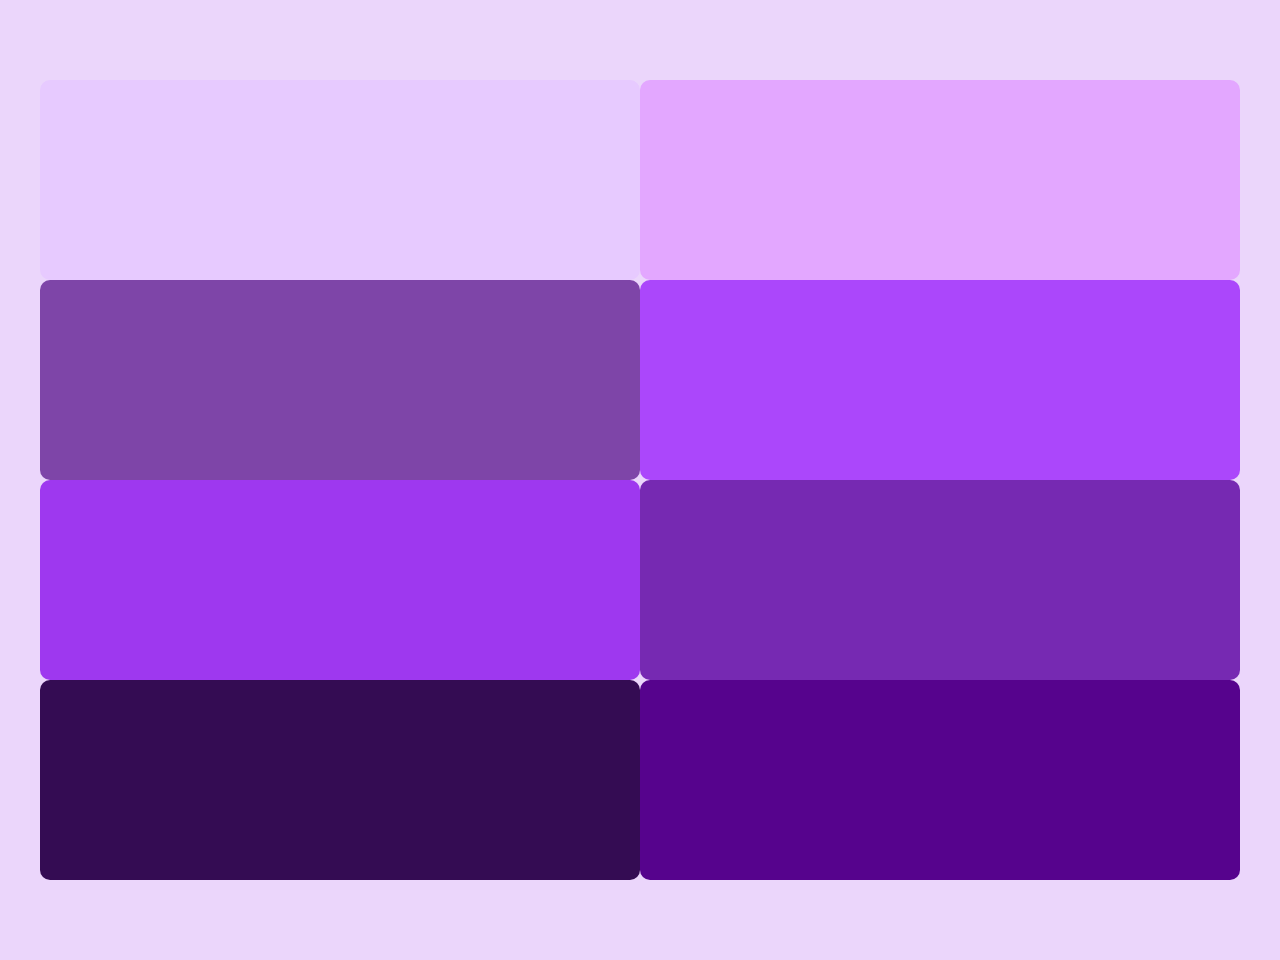
<file: 01_Project/index.html>
<!doctype html>
<html lang="en">
  <head>
    <meta charset="UTF-8" />
    <meta name="viewport" content="width=device-width, initial-scale=1.0" />
    <title>01_Poject</title>
    <link rel="stylesheet" href="style.css" />
  </head>
  <body>
    <section class="container">
      <section class="box_container">
        <div class="box box1"></div>
        <div class="box box2"></div>
      </section>
      <section class="box_container">
        <div class="box box3"></div>
        <div class="box box4"></div>
      </section>
      <section class="box_container">
        <div class="box box5"></div>
        <div class="box box6"></div>
      </section>
      <section class="box_container">
        <div class="box box7"></div>
        <div class="box box8"></div>
      </section>
    </section>
  </body>
</html>
</file>
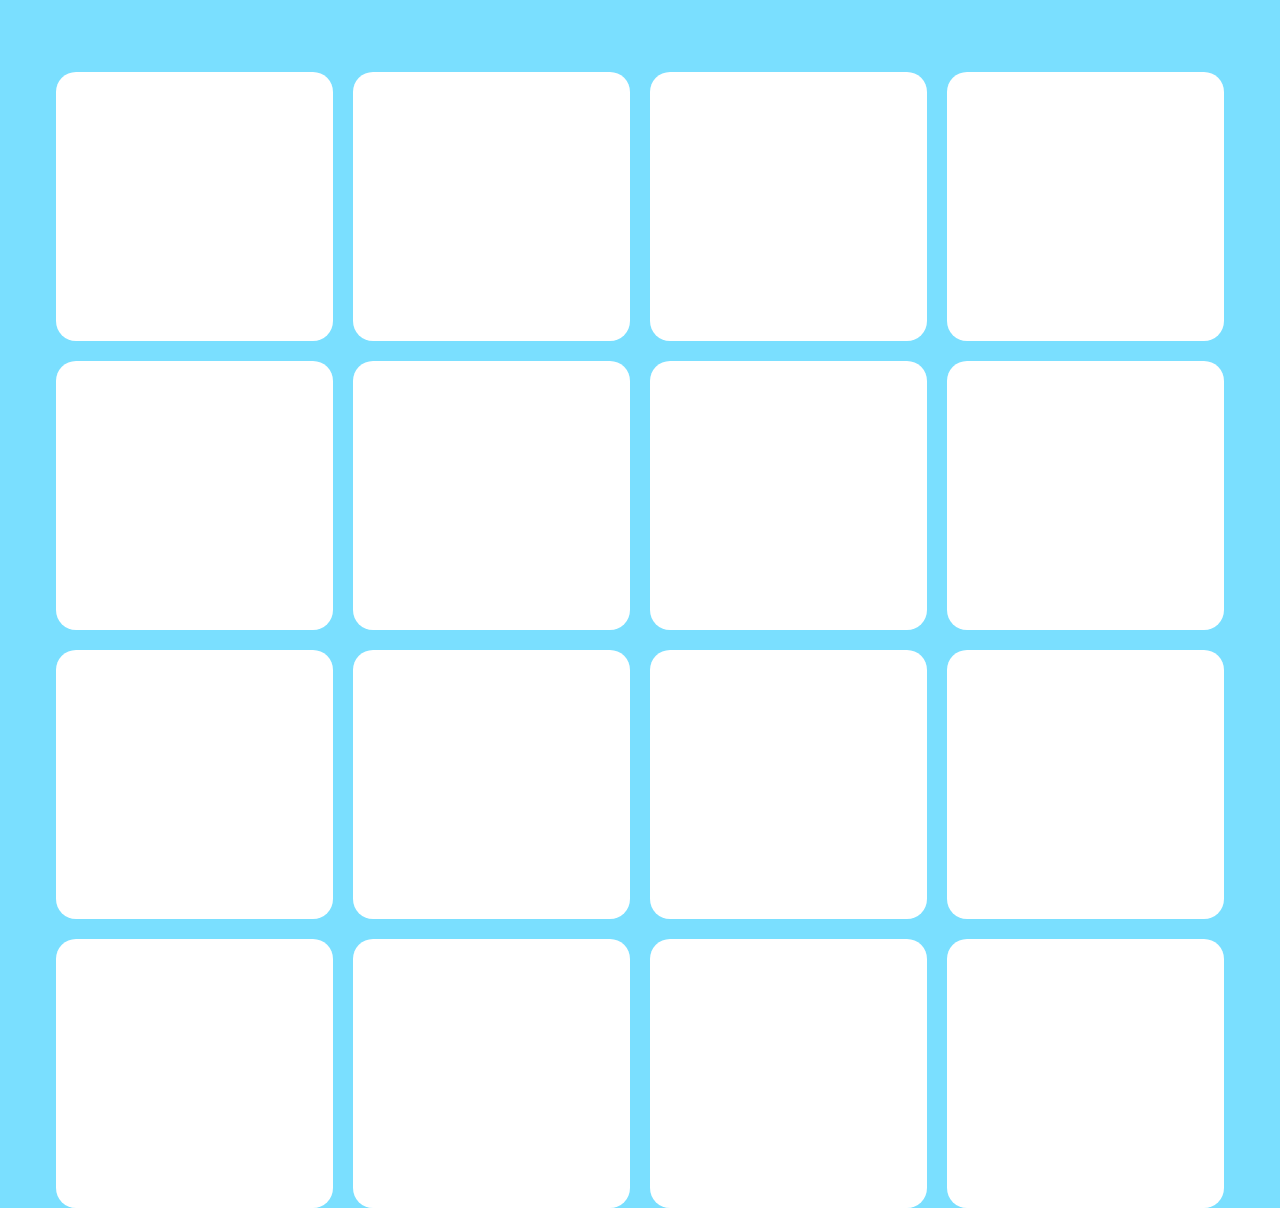
<file: 02_Project/index.html>
<!doctype html>
<html lang="en">
  <head>
    <meta charset="UTF-8" />
    <meta name="viewport" content="width=device-width, initial-scale=1.0" />
    <title>02_Project</title>
    <link rel="stylesheet" href="/02_Project/style.css" />
  </head>
  <body>
    <section class="container grid">
      <div class="box"></div>
      <div class="box"></div>
      <div class="box"></div>
      <div class="box"></div>
      <div class="box"></div>
      <div class="box"></div>
      <div class="box"></div>
      <div class="box"></div>
      <div class="box"></div>
      <div class="box"></div>
      <div class="box"></div>
      <div class="box"></div>
      <div class="box"></div>
      <div class="box"></div>
      <div class="box"></div>
      <div class="box"></div>
    </section>
  </body>
</html>
</file>
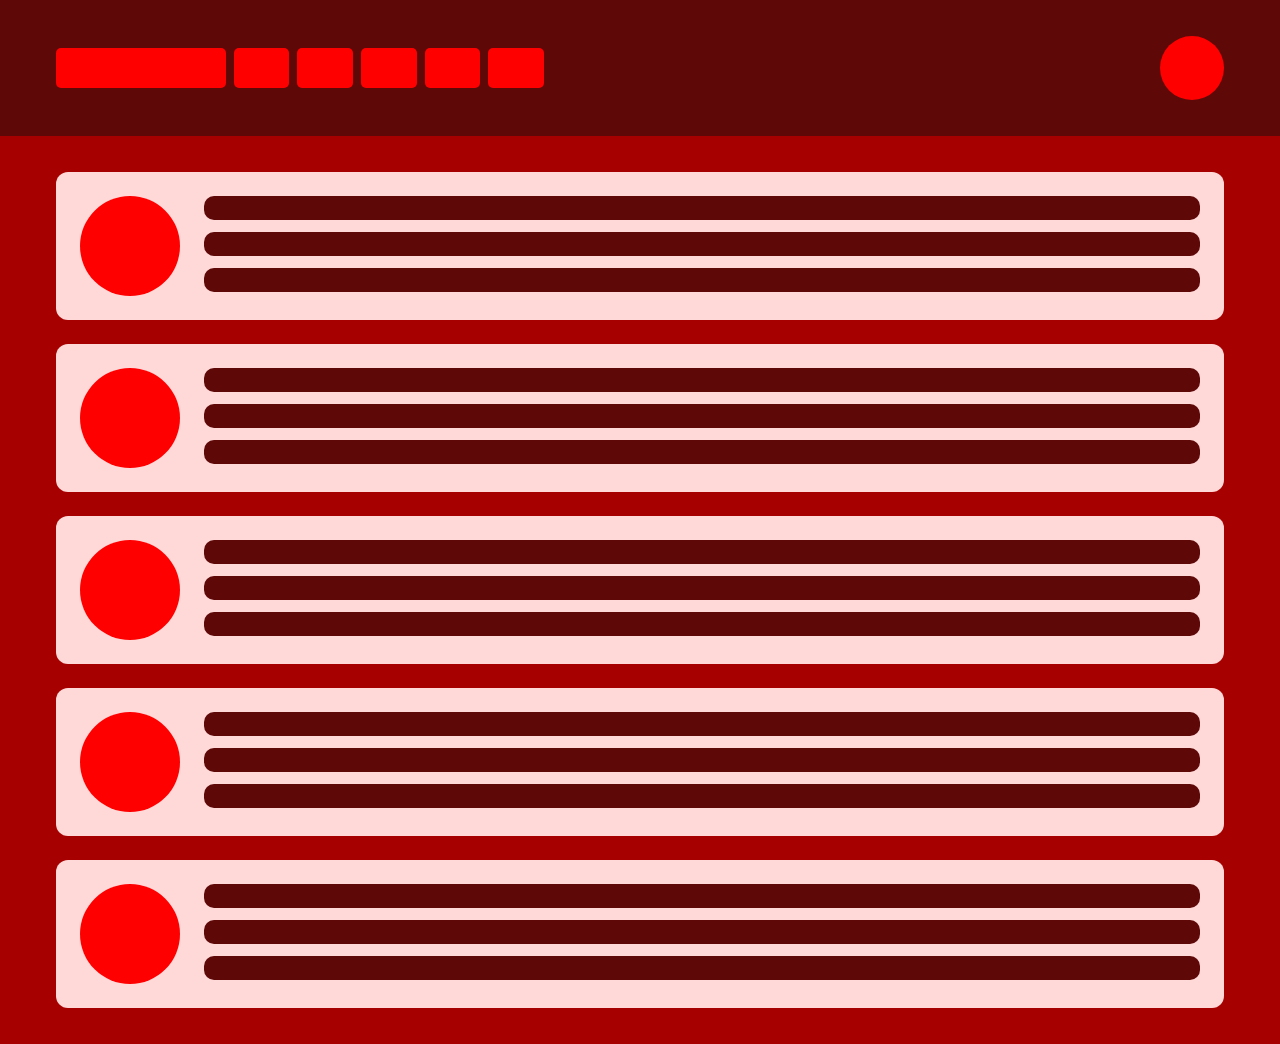
<file: 04_Project/index.html>
<!doctype html>
<html lang="en">
  <head>
    <meta charset="UTF-8" />
    <meta name="viewport" content="width=device-width, initial-scale=1.0" />
    <title>04_Project</title>
    <link rel="stylesheet" href="..//04_Project/style.css" />
  </head>
  <body>
    <nav>
      <section class="container navigation">
        <div class="left_nav">
          <div class="logo"></div>
          <div class="link"></div>
          <div class="link"></div>
          <div class="link"></div>
          <div class="link"></div>
          <div class="link"></div>
        </div>
        <div class="avatar"></div>
      </section>
    </nav>
    <main class="container">
      <div class="card">
        <div>
          <div class="circle"></div>
        </div>
        <div class="line_container">
          <div class="line"></div>
          <div class="line"></div>
          <div class="line"></div>
        </div>
      </div>
      <div class="card">
        <div>
          <div class="circle"></div>
        </div>
        <div class="line_container">
          <div class="line"></div>
          <div class="line"></div>
          <div class="line"></div>
        </div>
      </div>
      <div class="card">
        <div>
          <div class="circle"></div>
        </div>
        <div class="line_container">
          <div class="line"></div>
          <div class="line"></div>
          <div class="line"></div>
        </div>
      </div>
      <div class="card">
        <div>
          <div class="circle"></div>
        </div>
        <div class="line_container">
          <div class="line"></div>
          <div class="line"></div>
          <div class="line"></div>
        </div>
      </div>
      <div class="card">
        <div>
          <div class="circle"></div>
        </div>
        <div class="line_container">
          <div class="line"></div>
          <div class="line"></div>
          <div class="line"></div>
        </div>
      </div>
    </main>
  </body>
</html>
</file>
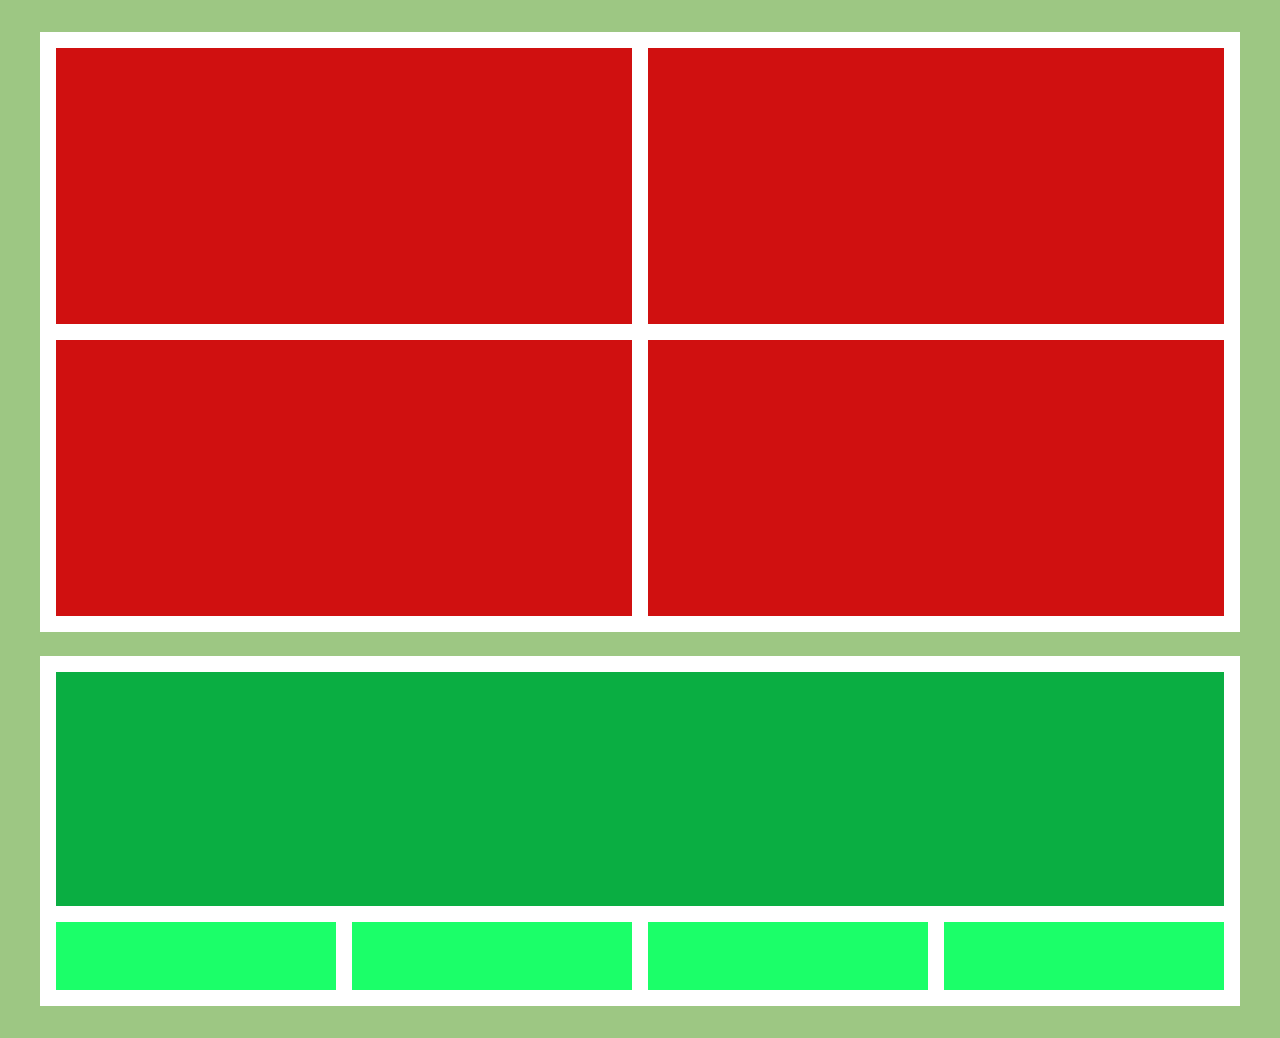
<file: 05_Project/index.html>
<!doctype html>
<html lang="en">
  <head>
    <meta charset="UTF-8" />
    <meta name="viewport" content="width=device-width, initial-scale=1.0" />
    <title>05_Project</title>
    <link rel="stylesheet" href="..//05_Project/style.css" />
  </head>
  <body>
    <div class="layout_main_spacing">
    <section class="container top_container">
      <div class="red_box"></div>
      <div class="red_box"></div>
      <div class="red_box"></div>
      <div class="red_box"></div>
    </section>
    <section class="container bottom_container">
      <div class="dark_green_box"></div>
      <div class="green_grid">
        <div class="light_green_box"></div>
        <div class="light_green_box"></div>
        <div class="light_green_box"></div>
        <div class="light_green_box"></div>
      </div>
    </section>
    </div>
  </body>
</html>
</file>
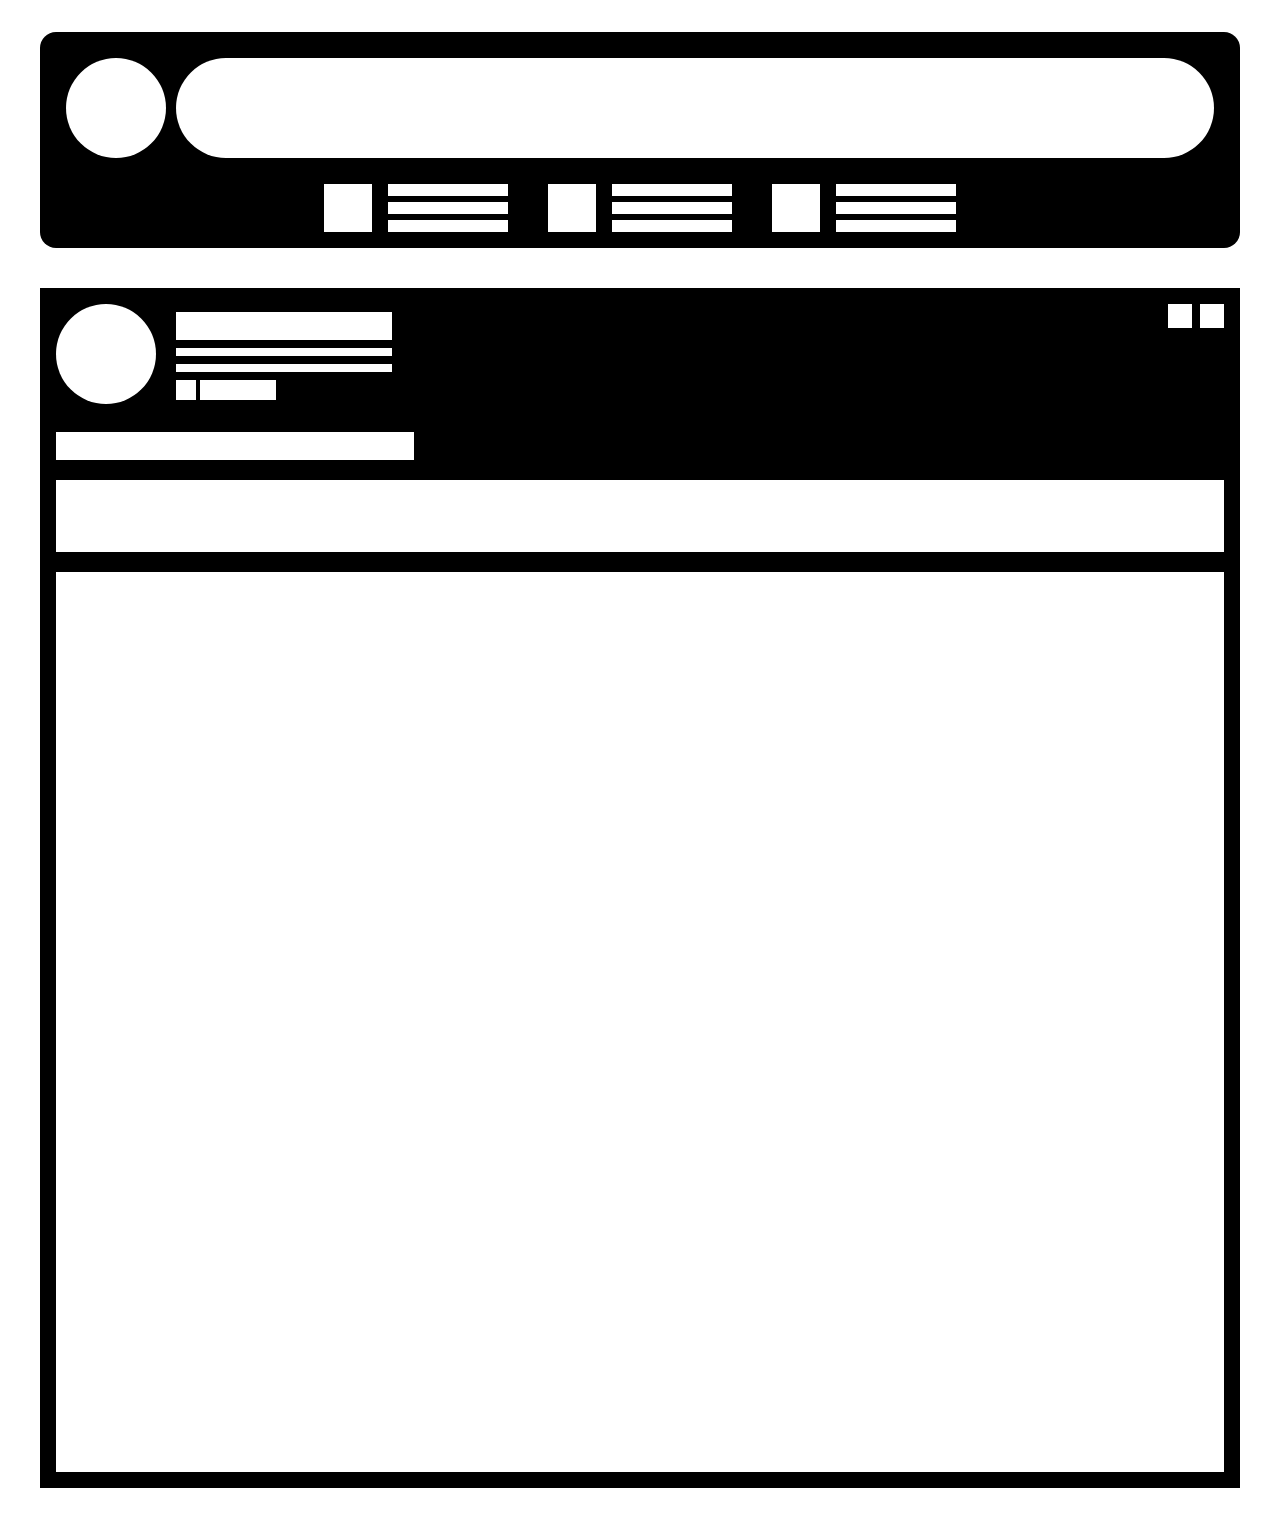
<file: 06_Project/index.html>
<!doctype html>
<html lang="en">
  <head>
    <meta charset="UTF-8" />
    <meta name="viewport" content="width=device-width, initial-scale=1.0" />
    <title>Project_06</title>
    <link rel="stylesheet" href="..//06_Project/style.css" />
  </head>
  <body>
    <div class="spacing">
      <div class="container">
        <section class="top_section">
          <div class="circle_input_section">
            <div class="avatar"></div>
            <div class="input"></div>
          </div>
          <div class="tag_info_section">
            <div class="tag_info">
              <div class="square"></div>
              <div class="line_container">
                <div class="line"></div>
                <div class="line"></div>
                <div class="line"></div>
              </div>
            </div>
            <div class="tag_info">
              <div class="square"></div>
              <div class="line_container">
                <div class="line"></div>
                <div class="line"></div>
                <div class="line"></div>
              </div>
            </div>
            <div class="tag_info">
              <div class="square"></div>
              <div class="line_container">
                <div class="line"></div>
                <div class="line"></div>
                <div class="line"></div>
              </div>
            </div>
          </div>
        </section>
        <section class="bottom_container">
          <div class="user_info_container">
            <div class="user_info">
              <div class="avatar"></div>
              <div class="details">
                <div class="rect"></div>
                <div class="line"></div>
                <div class="line"></div>
                <div class="more_details">
                  <div class="box1"></div>
                  <div class="box2"></div>
                </div>
              </div>
            </div>
            <div class="controls">
              <div class="control"></div>
              <div class="control"></div>
            </div>
          </div>
          <div class="content_container">
            <div class="bar1"></div>
            <div class="bar2"></div>
            <div class="content"></div>
          </div>
        </section>
      </div>
    </div>
  </body>
</html>
</file>
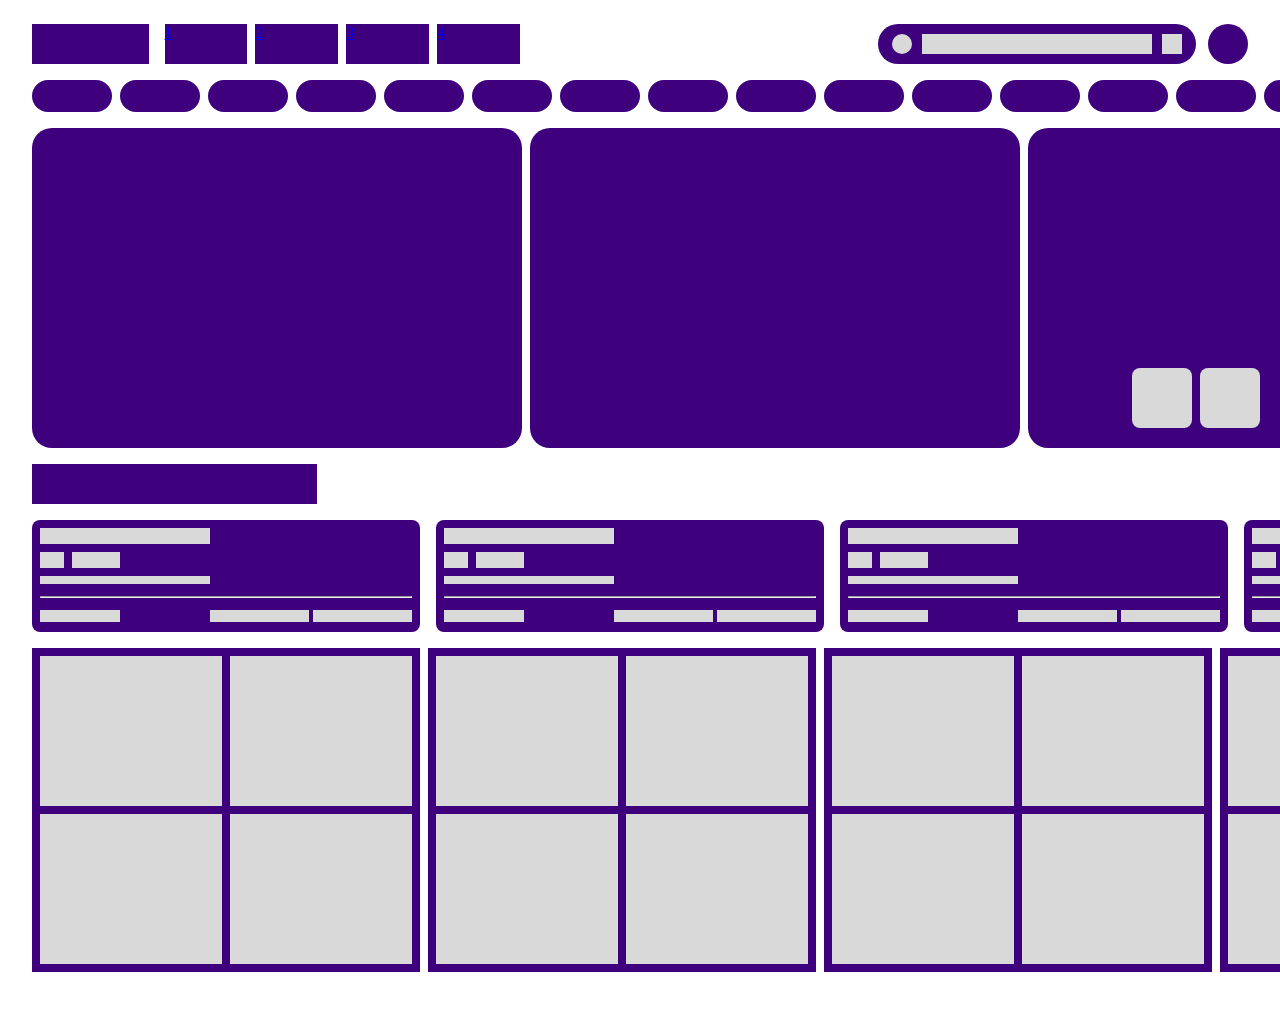
<file: 07_Project/index.html>
<!doctype html>
<html lang="en">
  <head>
    <meta charset="UTF-8" />
    <meta name="viewport" content="width=device-width, initial-scale=1.0" />
    <title>Project_07</title>
    <link rel="stylesheet" href="..//07_Project/style.css" />
  </head>
  <body>
    <div class="container">
      <nav>
        <div class="links">
          <div class="logo"></div>
          <div class="link">
            <a href="#">1</a>
            <a href="#">2</a>
            <a href="#">3</a>
            <a href="#">4</a>
          </div>
        </div>

        <div class="search-avatar">
          <div class="search">
            <div class="circle"></div>
            <div class="rectangle"></div>
            <div class="square"></div>
          </div>
          <div class="avatar"></div>
        </div>
      </nav>
      <div class="tags hide_scrollbar">
        <span></span>
        <span></span>
        <span></span>
        <span></span>
        <span></span>
        <span></span>
        <span></span>
        <span></span>
        <span></span>
        <span></span>
        <span></span>
        <span></span>
        <span></span>
        <span></span>
        <span></span>
        <span></span>
        <span></span>
        <span></span>
        <span></span>
        <span></span>
        <span></span>
      </div>
      <div class="button_relative">
      <div class="ads hide_scrollbar">
        <span></span>
        <span></span>
        <span></span>
        <span></span>
        <span></span>
        <span></span>
        <span></span>
        <span></span>

       <div class="slide_button">
            <div class="prev"></div>
            <div class="next"></div>
          </div>
      </div>
      </div>
      <div class="bar"></div>
      <div class="cards hide_scrollbar">
        <div class="card">
          <section>
            <div class="line1"></div>
            <div class="box_container">
              <div class="box1"></div>
              <div class="box2"></div>
            </div>
            <div class="line2"></div>
          </section>
          <hr />
          <div class="card_bottom">
            <span></span>
            <div class="left">
              <span></span>
              <span></span>
            </div>
          </div>
        </div>
        <div class="card">
          <section>
            <div class="line1"></div>
            <div class="box_container">
              <div class="box1"></div>
              <div class="box2"></div>
            </div>
            <div class="line2"></div>
          </section>
          <hr />
          <div class="card_bottom">
            <span></span>
            <div class="left">
              <span></span>
              <span></span>
            </div>
          </div>
        </div>
        <div class="card">
          <section>
            <div class="line1"></div>
            <div class="box_container">
              <div class="box1"></div>
              <div class="box2"></div>
            </div>
            <div class="line2"></div>
          </section>
          <hr />
          <div class="card_bottom">
            <span></span>
            <div class="left">
              <span></span>
              <span></span>
            </div>
          </div>
        </div>
        <div class="card">
          <section>
            <div class="line1"></div>
            <div class="box_container">
              <div class="box1"></div>
              <div class="box2"></div>
            </div>
            <div class="line2"></div>
          </section>
          <hr />
          <div class="card_bottom">
            <span></span>
            <div class="left">
              <span></span>
              <span></span>
            </div>
          </div>
        </div>
        <div class="card">
          <section>
            <div class="line1"></div>
            <div class="box_container">
              <div class="box1"></div>
              <div class="box2"></div>
            </div>
            <div class="line2"></div>
          </section>
          <hr />
          <div class="card_bottom">
            <span></span>
            <div class="left">
              <span></span>
              <span></span>
            </div>
          </div>
        </div>
        <div class="card">
          <section>
            <div class="line1"></div>
            <div class="box_container">
              <div class="box1"></div>
              <div class="box2"></div>
            </div>
            <div class="line2"></div>
          </section>
          <hr />
          <div class="card_bottom">
            <span></span>
            <div class="left">
              <span></span>
              <span></span>
            </div>
          </div>
        </div>
        <div class="card">
          <section>
            <div class="line1"></div>
            <div class="box_container">
              <div class="box1"></div>
              <div class="box2"></div>
            </div>
            <div class="line2"></div>
          </section>
          <hr />
          <div class="card_bottom">
            <span></span>
            <div class="left">
              <span></span>
              <span></span>
            </div>
          </div>
        </div>
        <div class="card">
          <section>
            <div class="line1"></div>
            <div class="box_container">
              <div class="box1"></div>
              <div class="box2"></div>
            </div>
            <div class="line2"></div>
          </section>
          <hr />
          <div class="card_bottom">
            <span></span>
            <div class="left">
              <span></span>
              <span></span>
            </div>
          </div>
        </div>
        <div class="card">
          <section>
            <div class="line1"></div>
            <div class="box_container">
              <div class="box1"></div>
              <div class="box2"></div>
            </div>
            <div class="line2"></div>
          </section>
          <hr />
          <div class="card_bottom">
            <span></span>
            <div class="left">
              <span></span>
              <span></span>
            </div>
          </div>
        </div>
        <div class="card">
          <section>
            <div class="line1"></div>
            <div class="box_container">
              <div class="box1"></div>
              <div class="box2"></div>
            </div>
            <div class="line2"></div>
          </section>
          <hr />
          <div class="card_bottom">
            <span></span>
            <div class="left">
              <span></span>
              <span></span>
            </div>
          </div>
        </div>
        <div class="card">
          <section>
            <div class="line1"></div>
            <div class="box_container">
              <div class="box1"></div>
              <div class="box2"></div>
            </div>
            <div class="line2"></div>
          </section>
          <hr />
          <div class="card_bottom">
            <span></span>
            <div class="left">
              <span></span>
              <span></span>
            </div>
          </div>
        </div>
        <div class="card">
          <section>
            <div class="line1"></div>
            <div class="box_container">
              <div class="box1"></div>
              <div class="box2"></div>
            </div>
            <div class="line2"></div>
          </section>
          <hr />
          <div class="card_bottom">
            <span></span>
            <div class="left">
              <span></span>
              <span></span>
            </div>
          </div>
        </div>
        <div class="card">
          <section>
            <div class="line1"></div>
            <div class="box_container">
              <div class="box1"></div>
              <div class="box2"></div>
            </div>
            <div class="line2"></div>
          </section>
          <hr />
          <div class="card_bottom">
            <span></span>
            <div class="left">
              <span></span>
              <span></span>
            </div>
          </div>
        </div>
        <div class="card">
          <section>
            <div class="line1"></div>
            <div class="box_container">
              <div class="box1"></div>
              <div class="box2"></div>
            </div>
            <div class="line2"></div>
          </section>
          <hr />
          <div class="card_bottom">
            <span></span>
            <div class="left">
              <span></span>
              <span></span>
            </div>
          </div>
        </div>
      </div>
      <section class="grid-boxes hide_scrollbar">
        <div class="grid-box">
          <span></span>
          <span></span>
          <span></span>
          <span></span>
        </div>
        <div class="grid-box">
          <span></span>
          <span></span>
          <span></span>
          <span></span>
        </div>
        <div class="grid-box">
          <span></span>
          <span></span>
          <span></span>
          <span></span>
        </div>
        <div class="grid-box">
          <span></span>
          <span></span>
          <span></span>
          <span></span>
        </div>
        <div class="grid-box">
          <span></span>
          <span></span>
          <span></span>
          <span></span>
        </div>
        <div class="grid-box">
          <span></span>
          <span></span>
          <span></span>
          <span></span> 
        </div>
        <div class="grid-box">
          <span></span>
          <span></span>
          <span></span>
          <span></span>
        </div>
        <div class="grid-box">
          <span></span>
          <span></span>
          <span></span>
          <span></span>
        </div>
      </section>
      <div class="bottom_space"></div>
    </div>
  </body>
</html>
</file>
<file: 01_Project/style.css>
* {
  margin: 0;
  padding: 0;
  box-sizing: border-box;
}
body {
    background-color: #ebd6fb;
}
.container {
    max-width: 1200px;
    height: 800px;
    margin: 80px auto;
}
.box {
    width: 100%;
    height: 200px;
    border-radius: 10px 10px;
}
.box_container {
    display: flex;
    
}
.box1 {
    background-color: #e7caff;
}
.box2 {
    background-color: #e3a7ff;
}
.box3 {
    background-color: #7e45a8;
}
.box4 {
    background-color: #ab47fb;
}
.box5 {
    background-color: #9e38ef;
}
.box6 {
    background-color: #7629b2;
}
.box7 {
    background-color: #340c53;
}
.box8 {
    background-color: #56038d;
}

@media screen and (width: 1200px) {
   .container {
    margin: 80px auto;
   }
}

@media screen and (width < 1200px) and (width > 450px) {
   .container {
    margin: 40px 24px;
   }
}

@media screen and (width < 450px) {
   .container {
    margin: 24px 16px;
   }
}
</file>
<file: 02_Project/style.css>
* {
    margin: 0;
    padding: 0;
    box-sizing: border-box;
}
body {
    background-color: #7adfff;
}

.container {
    max-width: 1200px;
    height: 800px;
    margin: 72px auto;
    padding: 0 16px;
}

.box {
    width: 100%;
    height: 269px;
    background-color: white;
    border-radius: 20px;
}

.grid {
    display: grid; /* grid is a css property that allows you to create a grid layout */
    grid-template-columns: 1fr 1fr 1fr 1fr; /* grid-template-columns is a one 1fr = one column box, 1fr 1fr 1fr 1fr = 4 column boxes */
    /*grid-template-columns: repeat(4, 1fr);*/ /*Same as above, repeat is a function that allows you to repeat a value a certain number of column boxes*/
    gap: 20px; /
}


@media screen and (width > 1200px) {
    .grid {
        grid-template-columns: 1fr 1fr 1fr 1fr;
    }
    .container {
        margin: 72px auto;
    }
}
@media screen and (width < 1200px) and (width > 450px) {
    .grid {
        grid-template-columns: 1fr 1fr;
        gap: 16px;
    }
    .container {
        margin: 48px auto;
    }
}
@media screen and (width < 450px) {
    .grid {
        grid-template-columns: 1fr;
        gap: 16px;       
    }
    .container {
        margin: 32px auto;
    }
}
</file>
<file: 04_Project/style.css>
:root {
  --body: #a70000;
  --brown: #5e0808;
  --red: #ff0000;
  --card: #ffd8d8;
}
* {
  margin: 0;
  padding: 0;
  box-sizing: border-box;
}

body {
  background-color: var(--body);
}
.container {
  max-width: 1200px;
  margin: 0 auto;
  padding: 36px 16px;
}
nav {
  background-color: var(--brown);
}
.navigation {
  display: flex;
  height: 100%;
  align-items: center;
  justify-content: space-between;
  min-height: 93px;
}
.left_nav {
  display: flex;
  max-width: 488px;
  height: 100%;
  width: 100%;
  gap: 8px;
  align-items: center;
}
.logo {
  background: var(--red);
  height: 40px;
  width: 100%;
  border-radius: 5px;
}
.link {
  background: var(--red);
  height: 40px;
  width: 160px;
  border-radius: 5px;
}
.avatar {
  background: var(--red);
  height: 64px;
  width: 64px;
  border-radius: 100%;
}
main {
  padding-top: 36px;
  display: flex;
  flex-direction: column;
  gap: 24px;
}
/* Card Style */
.card {
  background-color: var(--card);
  padding: 24px;
  border-radius: 12px;
  display: flex;
  gap: 24px;
}
.circle {
  background: var(--red);
  border-radius: 100%;
  height: 100px;
  width: 100px;
}
.line {
  height: 24px;
  width: 100%;
  background: var(--brown);
  border-radius: 10px;
}
.line_container {
  display: flex;
  flex-direction: column;
  gap: 12px;
  width: 100%;
}

/* Big Display */
@media screen and (width > 1200px) {
}
/* Tablet */
@media screen and (width < 1200px) and (width > 450px) {
}
/* Phone */
@media screen and (width < 600px) {
  .logo {
    background: var(--red);
    height: 40px;
    min-width: 70px;
  }
  .avatar {
    height: 48px;
    width: 48px;
  }
  .left_nav {
    max-width: 266px;
  }
}
</file>
<file: 05_Project/style.css>
:root {
  --bg: #9dc783;
  --container: #fff;
  --red: #d01010;
  --dark_green: #0aae42;
  --light_green: #1bff69;
  --gap: 16px;
}
* {
  margin: 0;
  padding: 0;
  box-sizing: border-box;
}
body {
  background: var(--bg);
}

.layout_main_spacing {
  padding: 16px;
  margin-bottom: 32px;
}

.container {
  max-width: 1200px;
  margin: 0 auto;
  background: var(--container);
}

.top_container {
  margin-top: 32px;
  min-height: 600px;
  display: grid;
  grid-template-columns: repeat(2, 1fr);
  gap: var(--gap);
  padding: var(--gap);
}

.red_box {
  background: var(--red);
  width: 100%;
  height: 100%;
  min-height: 274px;
}

.bottom_container {
  margin-top: 24px;
  min-height: 350px;
  display: flex;
  flex-direction: column;
  padding: var(--gap);
  gap: var(--gap);
}

.dark_green_box {
  background: var(--dark_green);
  width: 100%;
  height: 100%;
  flex-grow: 1;
}

.green_grid {
  height: 68px;
  display: grid;
  grid-template-columns: repeat(4, 1fr);
  gap: var(--gap);
}
.light_green_box {
  background: var(--light_green);
  width: 100%;
  height: 100%;
}

/* Big screen */
@media screen and (width > 1200px) {
  .layout_main_spacing {
    padding: 0 32px;
  }
}

/* Tablet screen */
@media screen and (width < 1200px) and (width > 450px) {
  .layout_main_spacing {
    padding: 0 64px;
  }
  .top_container {
    margin-top: 20px;
  }
  .green_grid {
    height: 97px;
    grid-template-columns: repeat(2, 1fr);
  }
  .bottom_container {
    height: 470px;
  }
}

/* Phone screen */
@media screen and (width < 600px) {
  :root {
    --gap: 12px;
  }
  .layout_main_spacing {
    padding: 0 16px;
  }
  .top_container {
    margin-top: 16px;
  }
  .green_grid {
    height: 204px;
    grid-template-columns: 1fr;
  }
  .top_container {
    grid-template-columns: 1fr;
  }
  .bottom_container {
    height: 564px;
  }
}
</file>
<file: 06_Project/style.css>
:root {
  --primary: white;
  --secondary: black;
}

* {
  margin: 0;
  padding: 0;
  box-sizing: border-box;
}
body {
  background-color: var(--primary);
}

.container {
  max-width: 1200px;
  margin: 32px auto;
}

.top_section {
  background-color: var(--secondary);
  width: 100%;
  min-height: 216px;
  border-radius: 16px;
  display: flex;
  flex-direction: column;
  padding: 16px;
  gap: 16px;
}

.avatar {
  border-radius: 100%;
  height: 100px;
  background: var(--primary);
  width: 100px;
  flex-shrink: 0;
}

.circle_input_section {
  display: flex;
  height: 120px;
  gap: 10px;
  align-items: center;
  padding: 10px;

  .input {
    border-radius: 64px;
    height: 100px;
    background: var(--primary);
    width: 100%;
  }
}

.tag_info_section {
  min-height: 48px;
  display: flex;
  gap: 40px;
  justify-content: center;

  .tag_info {
    display: flex;
    gap: 16px;
    width: 184px;

    .square {
      height: 48px;
      width: 48px;
      background: var(--primary);
      flex-shrink: 0;
    }

    .line_container {
      display: flex;
      flex-direction: column;
      width: 100%;
      gap: 6px;

      .line {
        flex: 1;

        width: 100%;

        background-color: var(--primary);
      }
    }
  }
}

.bottom_container {
  margin-top: 40px;
  min-height: 1100px;
  background-color: var(--secondary);
  display: flex;
  flex-direction: column;
  gap: 24px;
  padding: 16px;

  .user_info_container {
    display: flex;
    justify-content: space-between;
    align-items: start;

    .user_info {
      display: flex;
      gap: 12px;
      width: 100%;

      .details {
        display: flex;
        flex-direction: column;
        gap: 8px;
        width: 232px;
        padding: 8px;

        .rect {
          background-color: var(--primary);
          height: 28px;
          width: 100%;
        }
        .line {
          background-color: var(--primary);
          height: 8px;
          width: 100%;
        }
        .more_details {
          display: flex;
          gap: 4px;
          height: 20px;

          .box1 {
            width: 20px;
            height: 20px;
            background: var(--primary);
          }
          .box2 {
            width: 76px;
            height: 100%;
            background: var(--primary);
          }
        }
      }
    }

    .controls {
      display: flex;
      gap: 8px;
      .control {
        height: 24px;
        width: 24px;
        background: var(--primary);
        flex-shrink: 0;
      }
    }
  }

  .content_container {
    display: flex;
    flex-direction: column;
    gap: 20px;

    .bar1,
    .bar2,
    .content {
      background: var(--primary);
    }

    .bar1 {
      height: 28px;
      width: 358px;
    }

    .bar2 {
      height: 72px;
      width: 100%;
    }

    .content {
      width: 100%;
      height: 100vh;
    }
  }
}

.spacing {
  padding: 0 16px;
  margin-bottom: 32px;
}

/* big display */
@media screen and (width > 1200px) {
}
/* Tablet */
@media screen and (width < 1200px) and (width > 450px) {
}
/* Phone  */
@media screen and (width < 600px) {
  .tag_info_section {
    flex-direction: column;
    gap: 12px;

    .tag_info {
      width: 100%;
    }
  }
  .bottom_container {
    .user_info_container {
      flex-direction: column-reverse;
      align-items: flex-end;
    }
    .content_container {
      .bar1 {
        height: 28px;
        width: 100%;
      }
    }
  }
}
</file>
<file: 07_Project/style.css>
:root {
  --primary: #3f007e;
  --secondary: #d9d9d9;
}

* {
  margin: 0;
  padding: 0;
  box-sizing: border-box;
}

.hide_scrollbar::-webkit-scrollbar {
  display: none;
}

.hide_scrollbar {
  overflow: auto;
  -ms-overflow-style: none;
}

.container {
  width: 100%;
  padding-top: 24px;
  padding-left: 32px;
  display: flex;
  flex-direction: column;
  gap: 16px;
}

nav {
  display: flex;
  height: 40px;
  justify-content: space-between;
  padding-right: 32px;

  .links {
    display: flex;
    width: 488px;
    height: 40px;
    gap: 16px;

    .logo {
      background-color: var(--primary);
      width: 160px;
    }
    .link {
      display: flex;
      height: 40px;
      gap: 8px;
      width: 100%;
      a {
        background-color: var(--primary);
        flex: 1;
      }
    }
  }

  .search-avatar {
    display: flex;
    width: 370px;

    gap: 12px;
    .search {
      display: flex;
      background-color: var(--primary);
      flex-grow: 1;
      border-radius: 28px;
      gap: 10px;
      align-items: center;
      padding: 10px 14px;
      div {
        background-color: var(--secondary);
      }

      .circle {
        height: 20px;
        width: 20px;
        border-radius: 50%;
      }
      .rectangle {
        flex-grow: 1;
        height: 20px;
      }
      .square {
        height: 20px;
        width: 20px;
      }
    }

    .avatar {
      height: 40px;
      width: 40px;
      background-color: var(--primary);
      border-radius: 50%;
      flex-shrink: 1;
    }
  }
}
.tags {
  height: 32px;
  gap: 8px;
  display: flex;
  flex-wrap: nowrap;
  overflow-x: auto;
  min-width: 100%;

  span {
    background-color: var(--primary);
    min-width: 80px;
    border-radius: 20px;
  }
}
.ads {
  height: 320px;
  gap: 8px;
  display: flex;
  flex-wrap: nowrap;
  overflow-x: auto;
  min-width: 100%;

  span {
    background-color: var(--primary);
    min-width: 490px;
    border-radius: 20px;
  }
}
.button_relative {
  position: relative;
}

.slide_button {
  position: absolute;
  bottom: 20px;
  right: 20px;
  display: flex;
  gap: 8px;

  div {
    height: 60px;
    width: 60px;
    background-color: var(--secondary);
    border-radius: 8px;
  }
}

.bar {
  width: 285px;
  height: 40px;
  background-color: var(--primary);
}

.cards {
  height: 112px;
  gap: 16px;
  display: flex;
  flex-wrap: nowrap;
  overflow-x: auto;
  min-width: 100%;

  .card {
    background-color: var(--primary);
    min-width: 388px;
    border-radius: 8px;
    padding: 8px;
    display: flex;
    gap: 12px;
    flex-direction: column;

    section {
      width: 170px;
      display: flex;
      flex-direction: column;
      gap: 8px;
      .line1 {
        height: 16px;
        background-color: var(--secondary);
      }
      .box_container {
        display: flex;
        gap: 8px;
        height: 16px;
        .box1 {
          width: 24px;
          background-color: var(--secondary);
        }
        .box2 {
          width: 48px;
          background-color: var(--secondary);
        }
      }
      .line2 {
        height: 8px;
        background-color: var(--secondary);
      }
    }
    hr {
    }
    .card_bottom {
      display: flex;
      justify-content: space-between;

      .left {
        width: 202px;
        display: flex;
        gap: 4px;
        span {
          height: 12px;
          flex: 1;
        }
      }
      span {
        background-color: var(--secondary);
        height: 12px;
        min-width: 80px;
      }
    }
  }
}

.grid-boxes {
  height: 324px;
  gap: 8px;
  display: flex;
  flex-wrap: nowrap;
  overflow-x: auto;
  min-width: 100%;

  .grid-box {
    background-color: var(--primary);
    min-width: 388px;
    display: grid;
    grid-template-columns: 1fr 1fr;
    padding: 8px;
    gap: 8px;
    span {
      width: 100%;
      height: 100%;
      background-color: var(--secondary);
    }
  }
}
.bottom_space {
  height: 48px;
}

/* big display */
@media screen and (width > 1200px) {
}
/* Tablet */
@media screen and (width < 1200px) {
  nav {
    flex-direction: column-reverse;
    height: auto;
    gap: 16px;
    .search-avatar {
      .search {
        max-width: 320px;
      }
      width: 100%;
      justify-content: space-between;
    }

    .links {
      width: 100%;
      display: flex;
      justify-content: space-between;
      .link {
        max-width: 320px;
      }
    }
  }
  .container {
    padding-top: 8px;
    padding-left: 12px;

    gap: 12px;
  }
}
</file>
